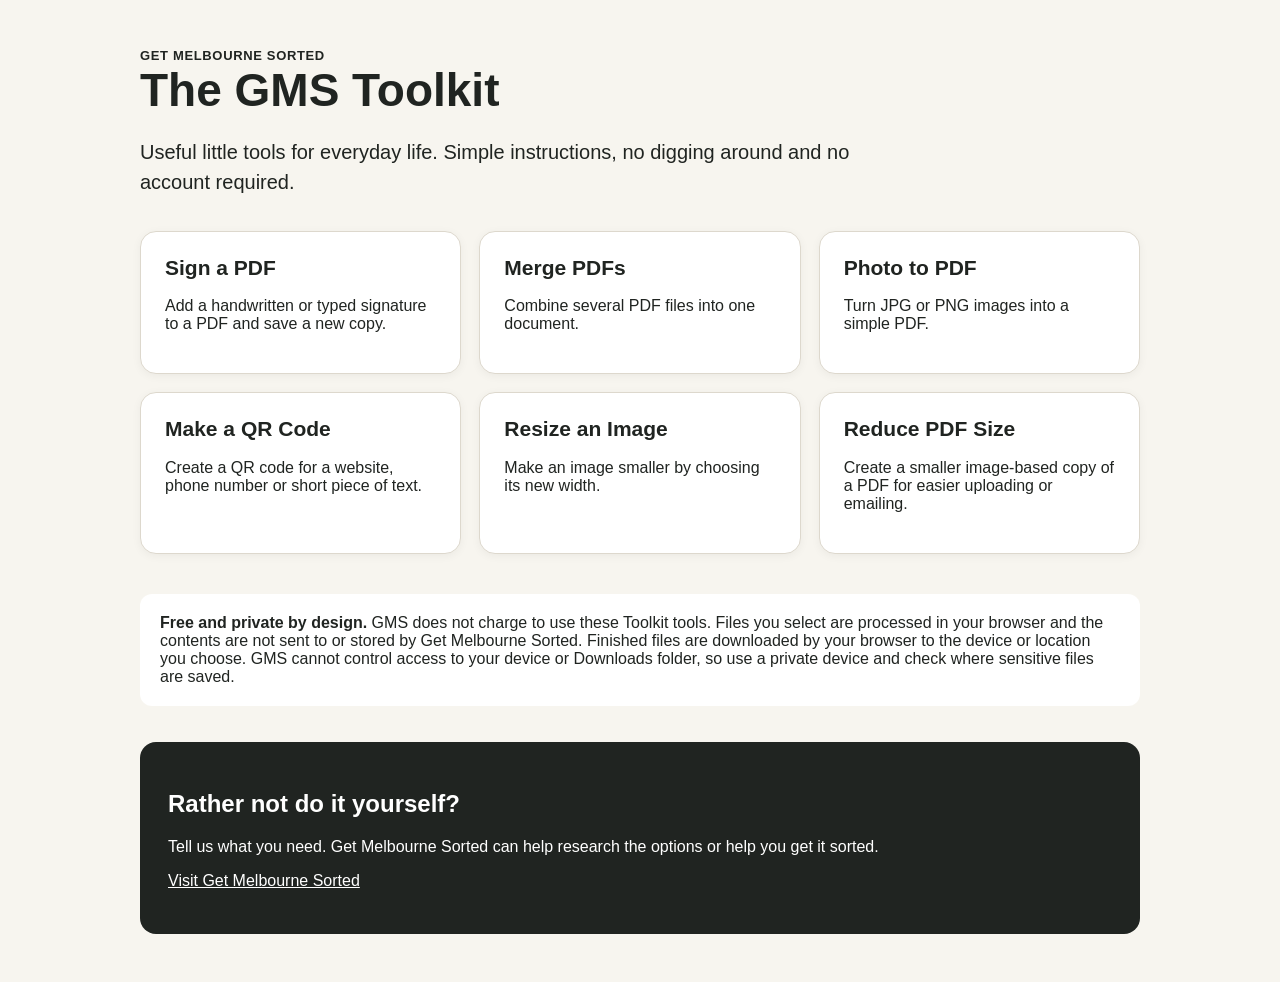
<file: index.html>
<!doctype html><html lang="en"><head><meta charset="utf-8"><meta name="viewport" content="width=device-width,initial-scale=1"><meta name="description" content="Free simple online tools from Get Melbourne Sorted for signing PDFs, merging PDFs, reducing PDF size, turning photos into PDFs, making QR codes and resizing images."><title>Free Online Tools | GMS Toolkit</title><style>body{font-family:Arial,sans-serif;margin:0;color:#202421;background:#f7f5ef}.wrap{max-width:1000px;margin:auto;padding:48px 24px}h1{font-size:46px;margin:0 0 12px}.lead{font-size:20px;max-width:720px;line-height:1.5}.grid{display:grid;grid-template-columns:repeat(auto-fit,minmax(250px,1fr));gap:18px;margin-top:34px}.card{background:#fff;border:1px solid #ddd8cd;border-radius:16px;padding:24px;text-decoration:none;color:inherit;box-shadow:0 2px 10px #0000000d}.card:hover{transform:translateY(-2px)}.card h2{font-size:21px;margin-top:0}.tag{font-size:13px;font-weight:bold;letter-spacing:.05em;text-transform:uppercase}.note{margin-top:40px;padding:20px;background:#fff;border-radius:12px}.brand{font-weight:bold}.cta{margin-top:36px;padding:28px;background:#202421;color:white;border-radius:16px}.cta a{color:white}</style></head><body><main class="wrap"><div class="tag">Get Melbourne Sorted</div><h1>The GMS Toolkit</h1><p class="lead">Useful little tools for everyday life. Simple instructions, no digging around and no account required.</p><section class="grid"><a class="card" href="sign-pdf.html"><h2>Sign a PDF</h2><p>Add a handwritten or typed signature to a PDF and save a new copy.</p></a><a class="card" href="merge-pdf.html"><h2>Merge PDFs</h2><p>Combine several PDF files into one document.</p></a><a class="card" href="photo-to-pdf.html"><h2>Photo to PDF</h2><p>Turn JPG or PNG images into a simple PDF.</p></a><a class="card" href="qr-code.html"><h2>Make a QR Code</h2><p>Create a QR code for a website, phone number or short piece of text.</p></a><a class="card" href="resize-image.html"><h2>Resize an Image</h2><p>Make an image smaller by choosing its new width.</p></a><a class="card" href="reduce-pdf.html"><h2>Reduce PDF Size</h2><p>Create a smaller image-based copy of a PDF for easier uploading or emailing.</p></a></section><div class="note"><strong>Free and private by design.</strong> GMS does not charge to use these Toolkit tools. Files you select are processed in your browser and the contents are not sent to or stored by Get Melbourne Sorted. Finished files are downloaded by your browser to the device or location you choose. GMS cannot control access to your device or Downloads folder, so use a private device and check where sensitive files are saved.</div><div class="cta"><h2>Rather not do it yourself?</h2><p>Tell us what you need. Get Melbourne Sorted can help research the options or help you get it sorted.</p><p><a href="https://www.getmelbournesorted.com.au/">Visit Get Melbourne Sorted</a></p></div></main></body></html>
</file>
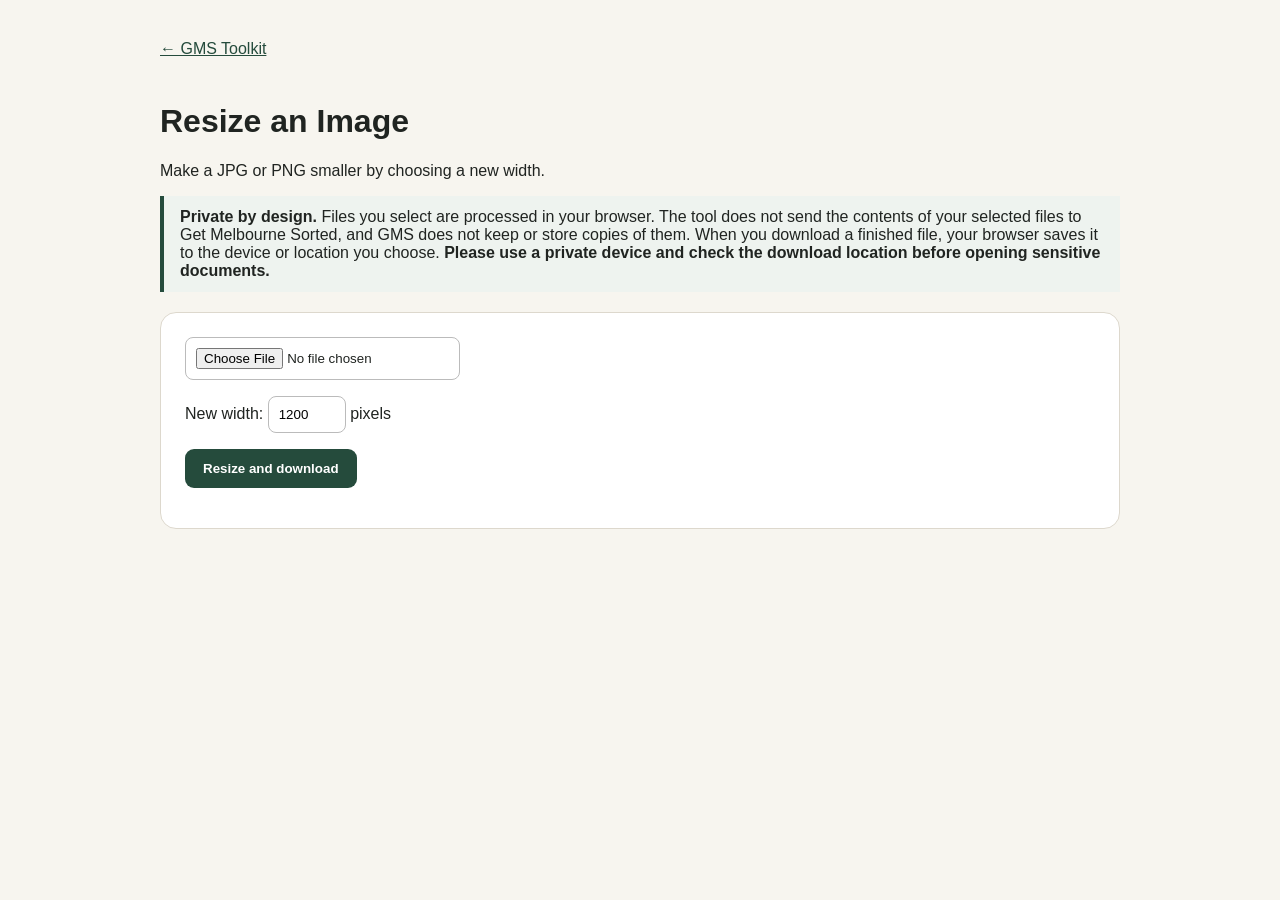
<file: resize-image.html>
<!doctype html><html><head><meta charset="utf-8"><meta name="viewport" content="width=device-width,initial-scale=1"><title>Resize an Image | GMS Toolkit</title><link rel="stylesheet" href="common.css"></head><body><main class="wrap"><a class="back" href="index.html">← GMS Toolkit</a><h1>Resize an Image</h1><p>Make a JPG or PNG smaller by choosing a new width.</p><div class="privacy"><strong>Private by design.</strong> Files you select are processed in your browser. The tool does not send the contents of your selected files to Get Melbourne Sorted, and GMS does not keep or store copies of them. When you download a finished file, your browser saves it to the device or location you choose. <strong>Please use a private device and check the download location before opening sensitive documents.</strong></div><div class="panel"><input id="file" type="file" accept="image/*"><p>New width: <input id="width" type="number" value="1200" min="100" max="6000"> pixels</p><p><button id="go">Resize and download</button></p></div><canvas id="c" style="display:none"></canvas></main><script>document.querySelector('#go').onclick=()=>{let f=document.querySelector('#file').files[0];if(!f)return alert('Choose an image.');let img=new Image();img.onload=()=>{let w=+document.querySelector('#width').value,h=Math.round(img.height*w/img.width),c=document.querySelector('#c');c.width=w;c.height=h;c.getContext('2d').drawImage(img,0,0,w,h);c.toBlob(b=>{let a=document.createElement('a');a.href=URL.createObjectURL(b);a.download='resized-'+f.name.replace(/\.[^.]+$/,'.jpg');a.click()},'image/jpeg',.88)};img.src=URL.createObjectURL(f)}</script></body></html>
</file>
<file: common.css>
body{font-family:Arial,sans-serif;margin:0;color:#202421;background:#f7f5ef}.wrap{max-width:960px;margin:auto;padding:40px 22px}a{color:#254b3c}.back{display:inline-block;margin-bottom:24px}.panel{background:#fff;border:1px solid #ddd8cd;border-radius:16px;padding:24px;margin:20px 0}.btn,button{background:#254b3c;color:white;border:0;border-radius:9px;padding:12px 18px;font-weight:700;cursor:pointer}.secondary{background:#666}input,select{padding:10px;border:1px solid #bbb;border-radius:8px;max-width:100%}.small{font-size:14px;color:#555;line-height:1.5}.steps{line-height:1.7}.row{display:flex;gap:12px;flex-wrap:wrap;align-items:center}canvas{max-width:100%;border:1px solid #ddd;background:#fff}.privacy{border-left:4px solid #254b3c;padding:12px 16px;background:#eef3ef}.drop{border:2px dashed #aaa;border-radius:12px;padding:24px;text-align:center;background:#fafafa}.pageCanvas{display:block;margin:12px auto}.sig-wrap{position:relative;display:inline-block;max-width:100%}.sig-overlay{position:absolute;border:2px dashed #254b3c;cursor:move;touch-action:none;background:transparent;display:none}.sig-overlay img{width:100%;height:100%;object-fit:contain;pointer-events:none}.handle{position:absolute;width:18px;height:18px;background:#254b3c;right:-9px;bottom:-9px;border-radius:50%;cursor:nwse-resize}
</file>
